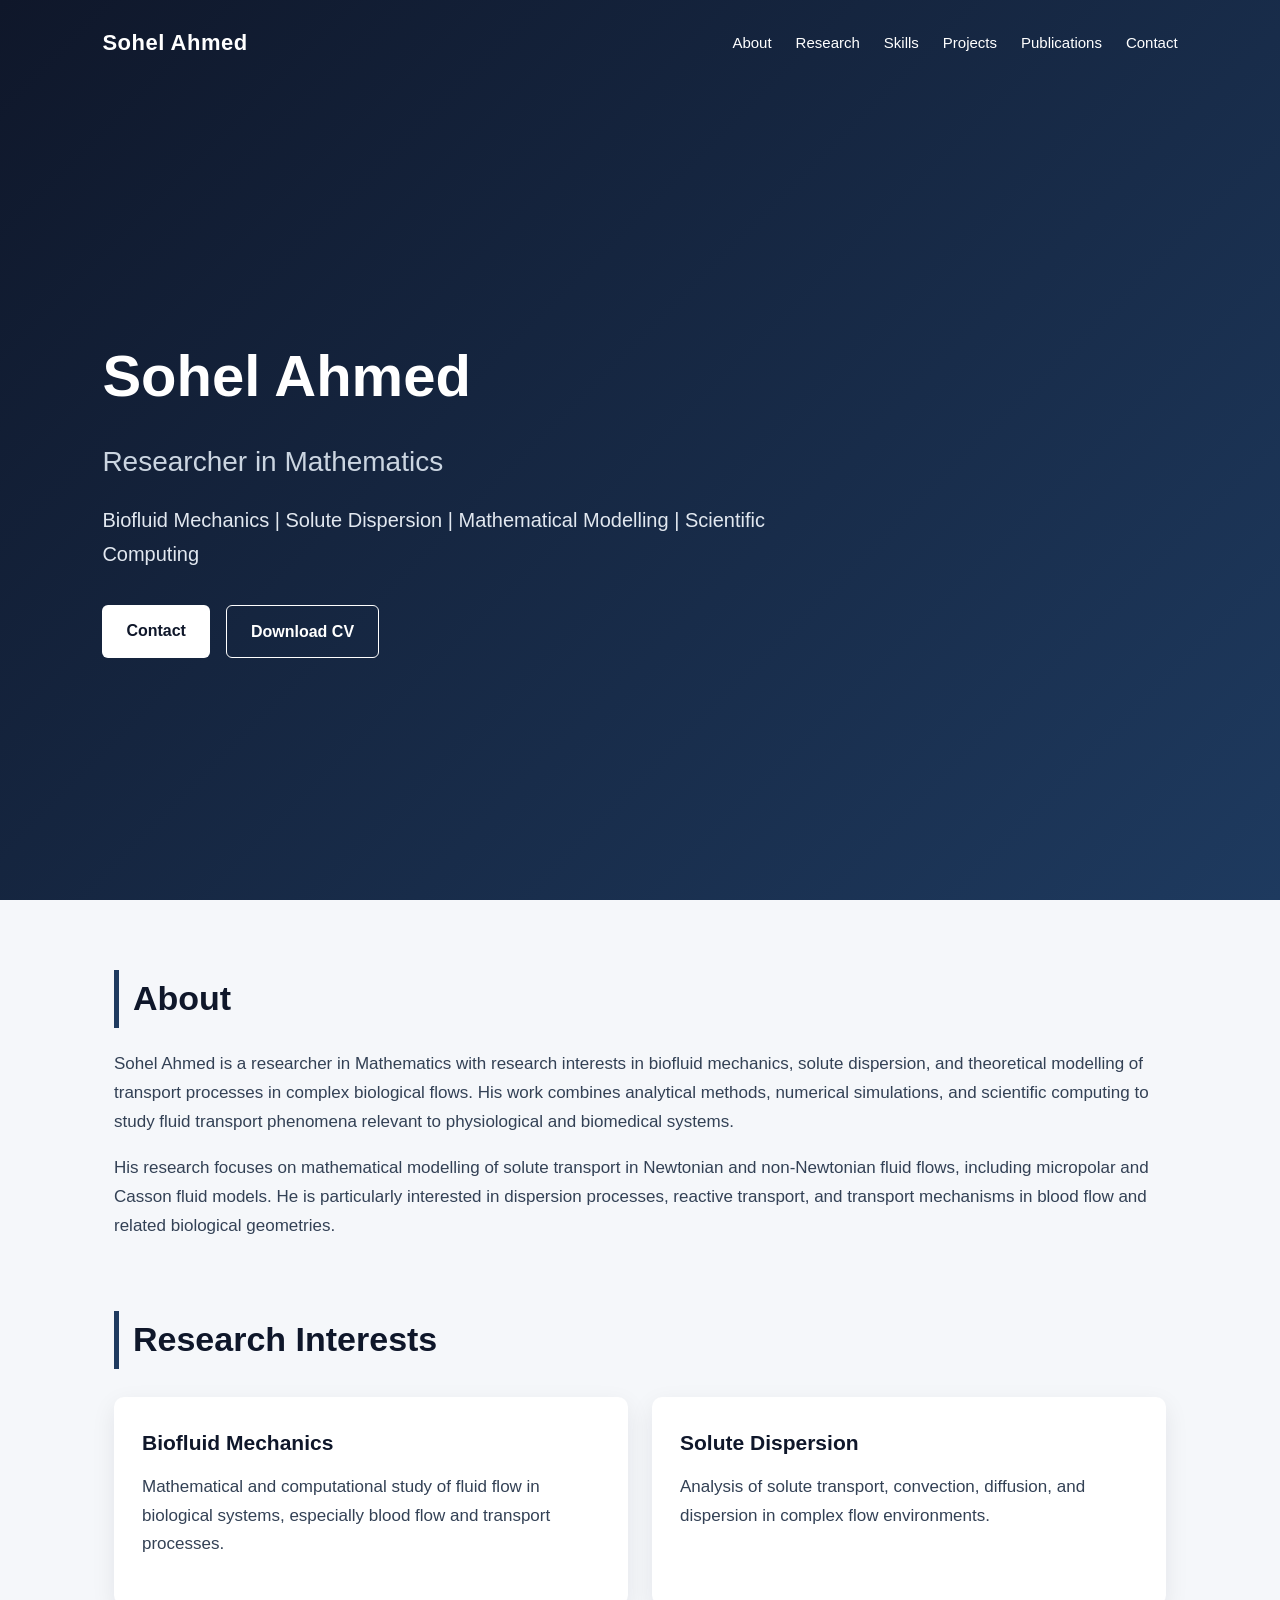
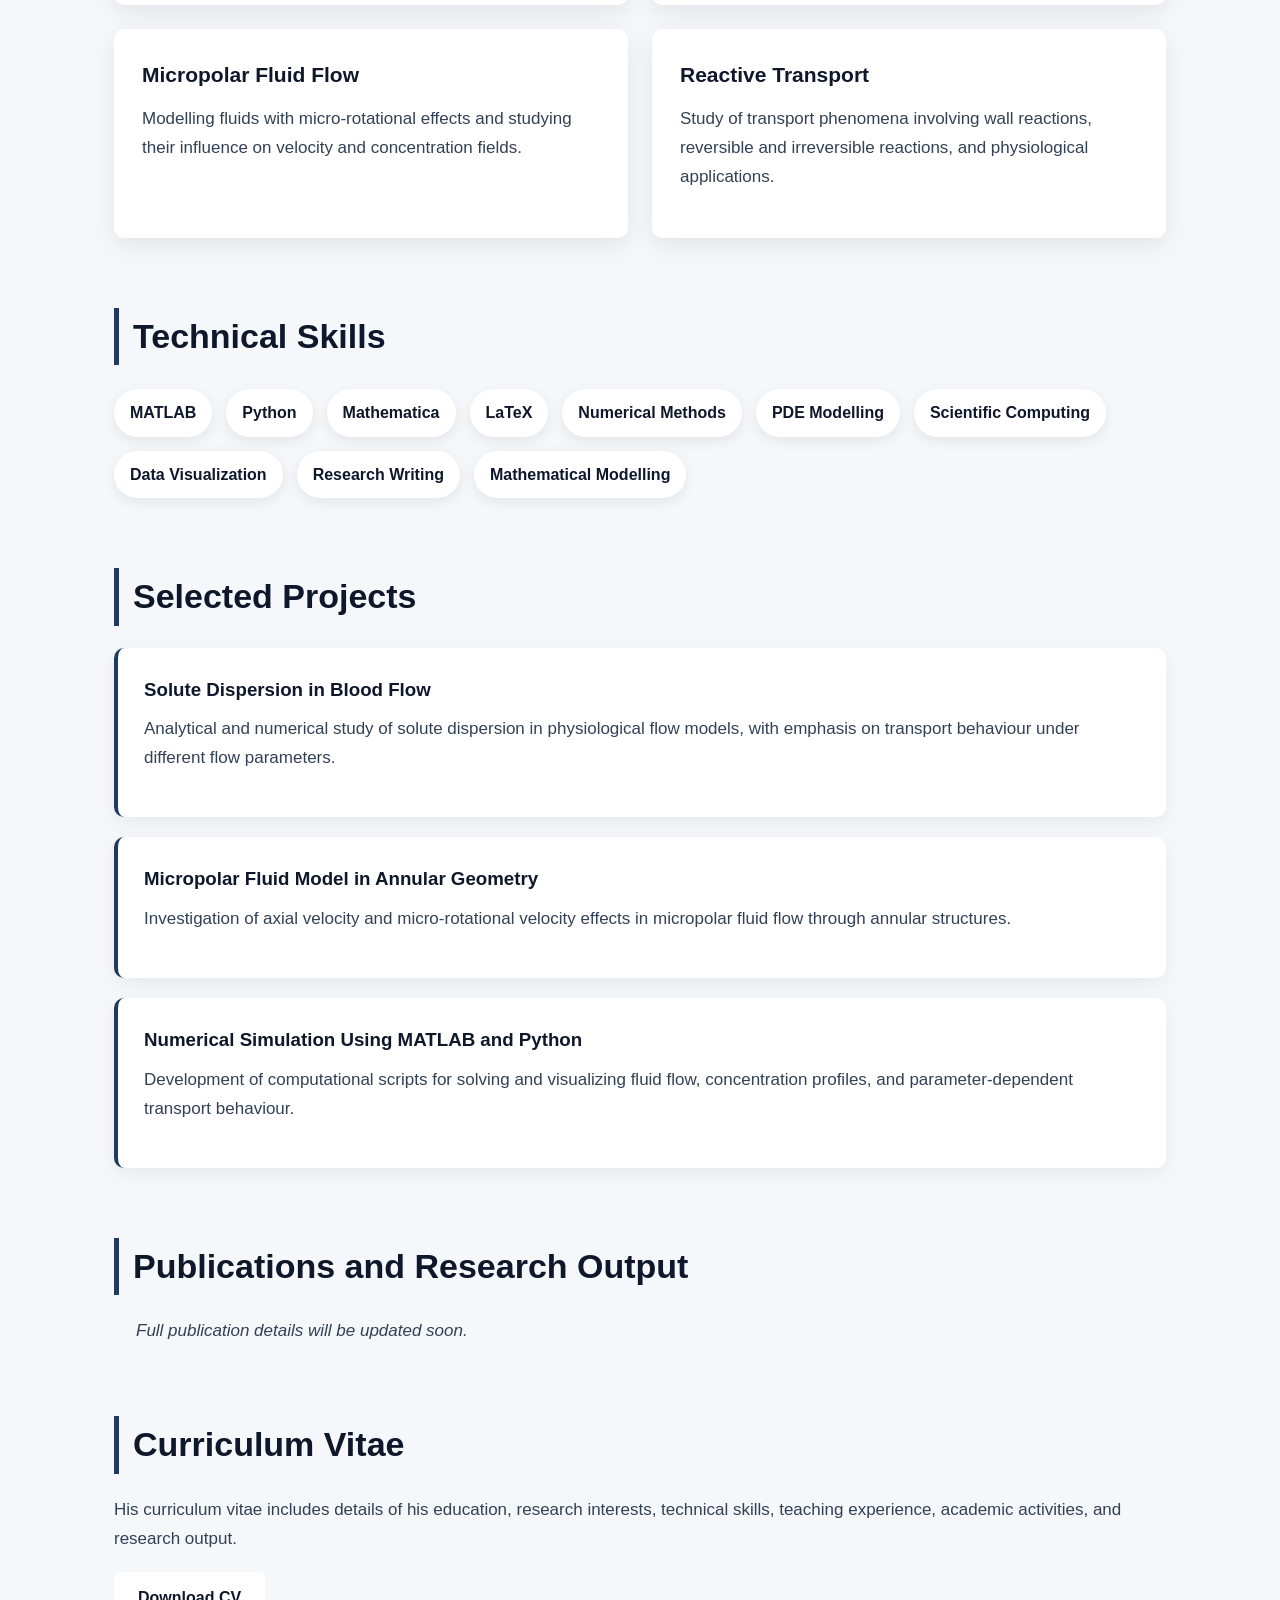
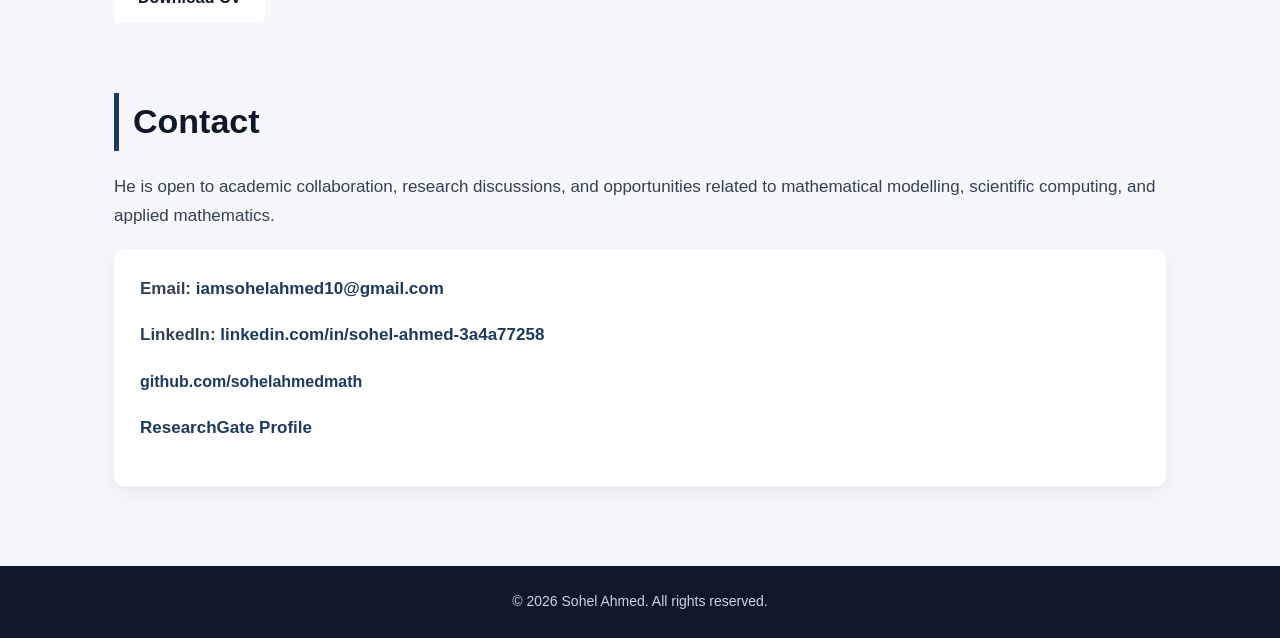
<file: index.html>
<!DOCTYPE html>
<html lang="en">
<head>
  <meta charset="UTF-8" />
  <meta name="viewport" content="width=device-width, initial-scale=1.0" />

  <title>Sohel Ahmed | Researcher in Mathematics</title>

  <meta name="description" content="Sohel Ahmed is a researcher in Mathematics working on biofluid mechanics, solute dispersion, mathematical modelling, and scientific computing.">

  <link rel="stylesheet" href="style.css" />
</head>

<body>

  <header class="hero">
    <nav class="navbar">
      <div class="logo">Sohel Ahmed</div>
      <ul class="nav-links">
        <li><a href="#about">About</a></li>
        <li><a href="#research">Research</a></li>
        <li><a href="#skills">Skills</a></li>
        <li><a href="#projects">Projects</a></li>
        <li><a href="#publications">Publications</a></li>
        <li><a href="#contact">Contact</a></li>
      </ul>
    </nav>

    <div class="hero-content">
      <h1>Sohel Ahmed</h1>
      <h2>Researcher in Mathematics</h2>
      <p>
        Biofluid Mechanics | Solute Dispersion | Mathematical Modelling |
        Scientific Computing
      </p>

      <div class="hero-buttons">
        <a href="#contact" class="btn primary-btn">Contact</a>
        <a href="cv.pdf" class="btn secondary-btn" target="_blank">Download CV</a>
      </div>
    </div>
  </header>

  <main>

    <section id="about" class="section">
      <h2>About</h2>
      <p>
        Sohel Ahmed is a researcher in Mathematics with research interests in
        biofluid mechanics, solute dispersion, and theoretical modelling of transport
        processes in complex biological flows. His work combines analytical methods,
        numerical simulations, and scientific computing to study fluid transport
        phenomena relevant to physiological and biomedical systems.
      </p>

      <p>
        His research focuses on mathematical modelling of solute transport in Newtonian and non-Newtonian fluid flows, including micropolar and Casson
        fluid models. He is particularly interested in dispersion processes,
        reactive transport, and transport mechanisms in blood flow and related

    biological geometries.
      </p>
    </section>

    <section id="research" class="section">
      <h2>Research Interests</h2>

      <div class="cards">
        <div class="card">
          <h3>Biofluid Mechanics</h3>
          <p>
            Mathematical and computational study of fluid flow in biological
            systems, especially blood flow and transport processes.
          </p>
        </div>

        <div class="card">
          <h3>Solute Dispersion</h3>
          <p>
            Analysis of solute transport, convection, diffusion, and dispersion
            in complex flow environments.
          </p>
        </div>

        <div class="card">
          <h3>Micropolar Fluid Flow</h3>
          <p>
            Modelling fluids with micro-rotational effects and studying their
            influence on velocity and concentration fields.
          </p>
        </div>

        <div class="card">
          <h3>Reactive Transport</h3>
          <p>
            Study of transport phenomena involving wall reactions, reversible
            and irreversible reactions, and physiological applications.
          </p>
        </div>
      </div>
    </section>

    <section id="skills" class="section">
      <h2>Technical Skills</h2>

      <div class="skills-grid">
        <span>MATLAB</span>
        <span>Python</span>
        <span>Mathematica</span>
        <span>LaTeX</span>
        <span>Numerical Methods</span>
        <span>PDE Modelling</span>
        <span>Scientific Computing</span>
        <span>Data Visualization</span>
        <span>Research Writing</span>
        <span>Mathematical Modelling</span>
      </div>
    </section>

    <section id="projects" class="section">
      <h2>Selected Projects</h2>

      <div class="project">
        <h3>Solute Dispersion in Blood Flow</h3>
        <p>
          Analytical and numerical study of solute dispersion in physiological
          flow models, with emphasis on transport behaviour under different
          flow parameters.
        </p>
      </div>

      <div class="project">
        <h3>Micropolar Fluid Model in Annular Geometry</h3>
        <p>
          Investigation of axial velocity and micro-rotational velocity effects
          in micropolar fluid flow through annular structures.
        </p>
      </div>

      <div class="project">
        <h3>Numerical Simulation Using MATLAB and Python</h3>
        <p>
          Development of computational scripts for solving and visualizing
          fluid flow, concentration profiles, and parameter-dependent transport
          behaviour.
        </p>
      </div>
    </section>

    <section id="publications" class="section">
      <h2>Publications and Research Output</h2>

      <ul class="publication-list">
      <p class="note">
        Full publication details will be updated soon.
      </p>
    </section>

    <section id="cv" class="section">
      <h2>Curriculum Vitae</h2>
      <p>
        His curriculum vitae includes details of his education, research interests, technical skills, teaching experience, academic activities, and research output.
      </p>

      <a href="cv.pdf" class="btn primary-btn" target="_blank">Download CV</a>
    </section>

    <section id="contact" class="section">
      <h2>Contact</h2>

      <p>
        He is open to academic collaboration, research discussions, and
        opportunities related to mathematical modelling, scientific computing,
        and applied mathematics.
      </p>

      <div class="contact-info">
        <p><strong>Email:</strong> <a href="mailto:iamsohelahmed10@gmail.com">iamsohelahmed10@gmail.com</a></p>
        <p><strong>LinkedIn:</strong> <a href="https://www.linkedin.com/in/sohel-ahmed-3a4a77258" target="_blank">linkedin.com/in/sohel-ahmed-3a4a77258</a></p>
        <p></p><a href="https://github.com/sohelahmedmath" target="_blank">github.com/sohelahmedmath</a><p>
        <p></strong> <a href="https://www.researchgate.net/profile/Sohel-Ahmed-19?ev=hdr_xprf" target="_blank">ResearchGate Profile</a></p>
      </div>
    </section>

  </main>

  <footer>
    <p>© 2026 Sohel Ahmed. All rights reserved.</p>
  </footer>

</body>
</html>
</file>
<file: style.css>
* {
  margin: 0;
  padding: 0;
  box-sizing: border-box;
}

html {
  scroll-behavior: smooth;
}

body {
  font-family: "Segoe UI", Arial, sans-serif;
  background: #f5f7fa;
  color: #1f2933;
  line-height: 1.7;
}

.hero {
  min-height: 100vh;
  background: linear-gradient(135deg, #0f172a, #1e3a5f);
  color: #ffffff;
  display: flex;
  flex-direction: column;
}

.navbar {
  width: 100%;
  padding: 24px 8%;
  display: flex;
  justify-content: space-between;
  align-items: center;
}

.logo {
  font-size: 22px;
  font-weight: 700;
  letter-spacing: 0.5px;
}

.nav-links {
  list-style: none;
  display: flex;
  gap: 24px;
}

.nav-links a {
  color: #ffffff;
  text-decoration: none;
  font-size: 15px;
  transition: opacity 0.3s ease;
}

.nav-links a:hover {
  opacity: 0.75;
}

.hero-content {
  flex: 1;
  max-width: 900px;
  padding: 0 8%;
  display: flex;
  flex-direction: column;
  justify-content: center;
}

.hero-content h1 {
  font-size: 58px;
  margin-bottom: 12px;
}

.hero-content h2 {
  font-size: 28px;
  font-weight: 400;
  color: #cbd5e1;
  margin-bottom: 18px;
}

.hero-content p {
  font-size: 20px;
  color: #e2e8f0;
  max-width: 780px;
}

.hero-buttons {
  margin-top: 34px;
  display: flex;
  gap: 16px;
  flex-wrap: wrap;
}

.btn {
  display: inline-block;
  padding: 12px 24px;
  border-radius: 6px;
  text-decoration: none;
  font-weight: 600;
  transition: 0.3s ease;
}

.primary-btn {
  background: #ffffff;
  color: #0f172a;
}

.primary-btn:hover {
  background: #e2e8f0;
}

.secondary-btn {
  border: 1px solid #ffffff;
  color: #ffffff;
}

.secondary-btn:hover {
  background: rgba(255, 255, 255, 0.12);
}

.section {
  max-width: 1100px;
  margin: 70px auto;
  padding: 0 24px;
}

.section h2 {
  font-size: 34px;
  color: #0f172a;
  margin-bottom: 22px;
  border-left: 5px solid #1e3a5f;
  padding-left: 14px;
}

.section p {
  font-size: 17px;
  margin-bottom: 18px;
  color: #334155;
}

.cards {
  display: grid;
  grid-template-columns: repeat(2, 1fr);
  gap: 24px;
  margin-top: 28px;
}

.card {
  background: #ffffff;
  padding: 28px;
  border-radius: 10px;
  box-shadow: 0 8px 24px rgba(15, 23, 42, 0.08);
}

.card h3 {
  color: #0f172a;
  margin-bottom: 12px;
  font-size: 21px;
}

.skills-grid {
  display: flex;
  flex-wrap: wrap;
  gap: 14px;
  margin-top: 24px;
}

.skills-grid span {
  background: #ffffff;
  color: #0f172a;
  padding: 10px 16px;
  border-radius: 30px;
  font-weight: 600;
  box-shadow: 0 4px 14px rgba(15, 23, 42, 0.08);
}

.project {
  background: #ffffff;
  padding: 26px;
  margin-bottom: 20px;
  border-radius: 10px;
  border-left: 4px solid #1e3a5f;
  box-shadow: 0 6px 20px rgba(15, 23, 42, 0.06);
}

.project h3 {
  color: #0f172a;
  margin-bottom: 10px;
}

.publication-list {
  margin-left: 22px;
  margin-bottom: 20px;
}

.publication-list li {
  margin-bottom: 10px;
  font-size: 17px;
  color: #334155;
}

.note {
  font-style: italic;
  color: #64748b;
}

.contact-info {
  background: #ffffff;
  padding: 26px;
  border-radius: 10px;
  box-shadow: 0 6px 20px rgba(15, 23, 42, 0.06);
}

.contact-info a {
  color: #1e3a5f;
  text-decoration: none;
  font-weight: 600;
}

.contact-info a:hover {
  text-decoration: underline;
}

footer {
  text-align: center;
  background: #0f172a;
  color: #ffffff;
  padding: 24px;
  margin-top: 80px;
}

footer p {
  font-size: 14px;
  color: #cbd5e1;
}

@media screen and (max-width: 768px) {
  .navbar {
    flex-direction: column;
    gap: 18px;
  }

  .nav-links {
    flex-wrap: wrap;
    justify-content: center;
    gap: 14px;
  }

  .hero-content h1 {
    font-size: 42px;
  }

  .hero-content h2 {
    font-size: 22px;
  }

  .hero-content p {
    font-size: 17px;
  }

  .cards {
    grid-template-columns: 1fr;
  }

  .section {
    margin: 50px auto;
  }
}
</file>
